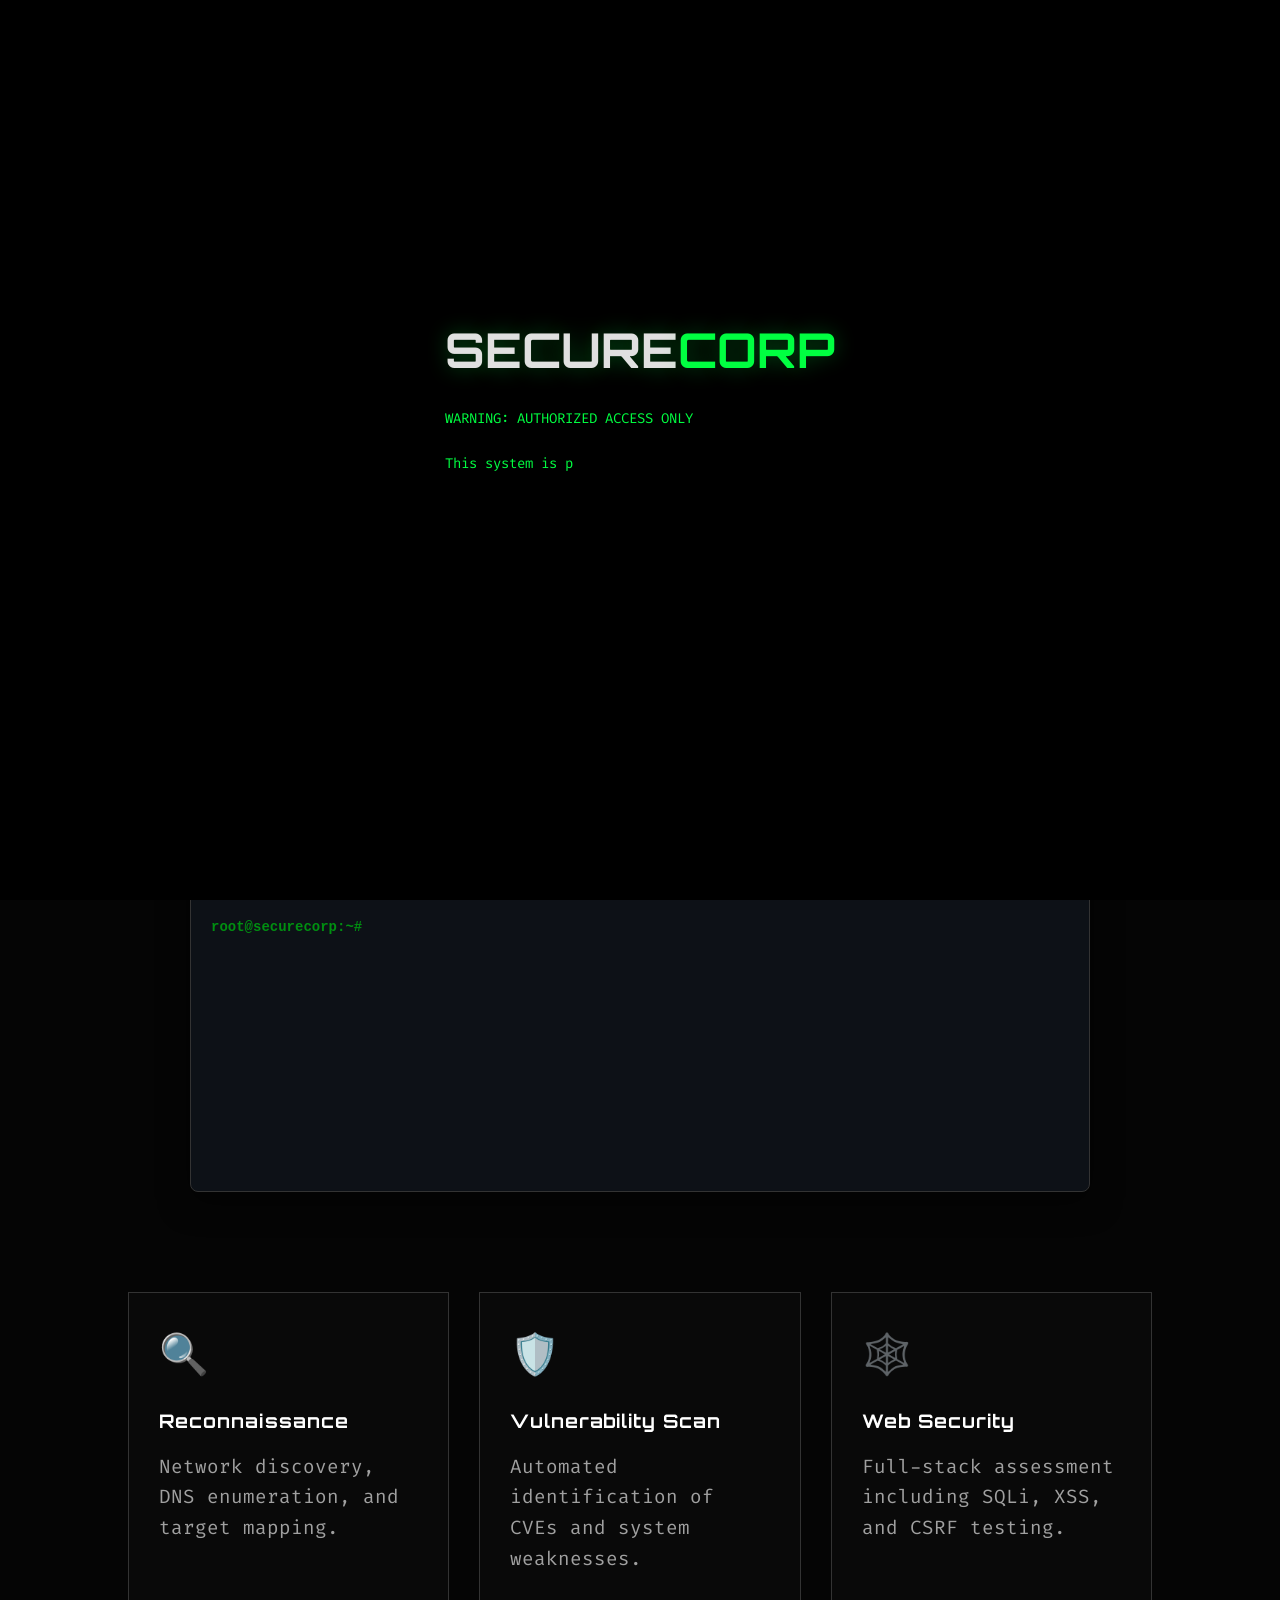
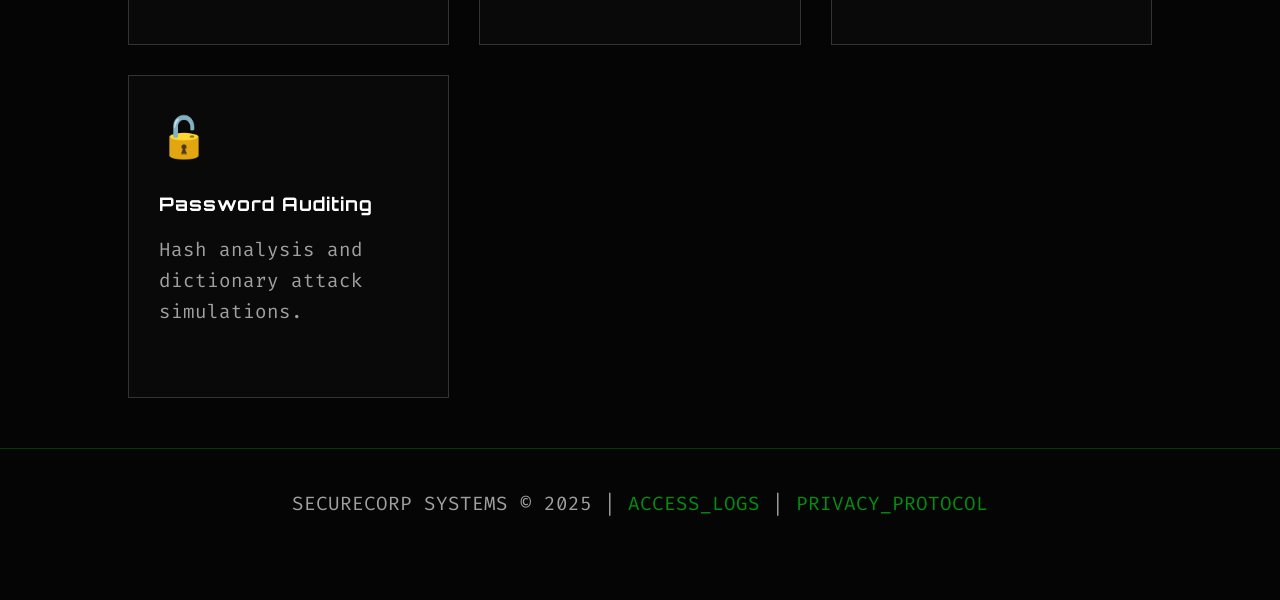
<file: index.html>
<!DOCTYPE html>
<html lang="en">

<head>
    <meta charset="UTF-8">
    <meta name="viewport" content="width=device-width, initial-scale=1.0">
    <title>SecureCorp | Defense Systems</title>
    <link rel="stylesheet" href="style.css?v=3">
    <link
        href="https://fonts.googleapis.com/css2?family=Fira+Code:wght@400;700&family=Orbitron:wght@400;700;900&display=swap"
        rel="stylesheet">
</head>

<body>
    <canvas id="matrixCanvas"></canvas>

    <!-- Splash Screen -->
    <div id="splash-screen">
        <div class="splash-content">
            <h1 class="logo-large">SECURE<span class="highlight">CORP</span></h1>
            <div id="disclaimer-text"></div>
            <button id="enterBtn" class="btn-hack hidden" onclick="enterSite()">ACCEPT & ENTER</button>
        </div>
    </div>

    <div class="overlay"></div>

    <header>
        <div class="logo">SECURE<span class="highlight">CORP</span></div>
        <nav>
            <a href="#hero">SYSTEM</a>
            <a href="#modules">MODULES</a>
            <a href="#terminal">TERMINAL</a>
            <a href="#" id="dbLink" class="locked" onclick="authCheck()">DATABASE 🔒</a>
        </nav>
    </header>

    <main>
        <!-- Auth Modal -->
        <div id="authModal" class="modal">
            <div class="modal-content">
                <span class="close" onclick="closeModal()">&times;</span>
                <h2><span class="highlight">AUTHORIZED PERSONNEL ONLY</span></h2>
                <p>Enter credentials to access the vulnerability database.</p>
                <form id="loginForm">
                    <input type="text" id="username" placeholder="Agent ID" required>
                    <input type="password" id="password" placeholder="Access Code" required>
                    <button type="submit" class="btn-hack">AUTHENTICATE</button>
                    <p id="loginMsg" class="error"></p>
                    <p style="margin-top: 15px; font-size: 12px; color: #888;">
                        New Agent? <a href="#" onclick="showSignUp()" style="color: var(--primary-color);">Request
                            Clearance (Sign Up)</a>
                    </p>
                </form>
            </div>
        </div>

        <!-- Sign Up Modal -->
        <div id="signUpModal" class="modal">
            <div class="modal-content">
                <span class="close" onclick="closeSignUp()">&times;</span>
                <h2><span class="highlight">NEW AGENT REGISTRATION</span></h2>
                <p>Create a secure profile for assessment access.</p>
                <form id="signUpForm">
                    <input type="text" id="newUsername" placeholder="New Agent ID" required>
                    <input type="password" id="newPassword" placeholder="Set Access Code" required>
                    <button type="submit" class="btn-hack">REGISTER AGENT</button>
                    <p id="signUpMsg" class="error"></p>
                </form>
            </div>
        </div>

        <!-- Privacy Protocol Modal Removed -->


        <section id="hero" class="hero">
            <div class="hero-content">
                <div class="status-badge">
                    <span class="blink">●</span> SYSTEM STATUS: ONLINE
                </div>
                <h1 class="glitch" data-text="ADVANCED SECURITY PROTOCOLS">ADVANCED SECURITY PROTOCOLS</h1>
                <p>Comprehensive vulnerability assessment and penetration testing framework for enterprise
                    infrastructure.</p>
                <div class="cta-group">
                    <a href="#new-scan" onclick="showSection('scanInput')" class="btn-hack">START_NEW_SCAN</a>
                    <a href="#modules" onclick="showSection('modules')" class="btn-outline">VIEW_MODULES</a>
                </div>
            </div>
        </section>

        <!-- New Scan Input Section -->
        <section id="scanInput" class="container hidden">
            <h2>// INITIATE NEW ASSESSMENT</h2>
            <div class="form-box">
                <form id="scanForm">
                    <div class="input-group">
                        <label>TARGET SYSTEM (IP/DOMAIN)</label>
                        <input type="text" id="targetInput" placeholder="e.g. 192.168.1.1 or example.com" required>
                    </div>
                    <div class="input-group">
                        <label>ASSESSMENT TYPE</label>
                        <select id="scanType">
                            <option value="Reconnaissance">Reconnaissance (Passive)</option>
                            <option value="VulnScan">Vulnerability Scan (Active)</option>
                            <option value="FullPenTest">Full Penetration Test</option>
                        </select>
                    </div>
                    <div class="input-group">
                        <label>PRIORITY LEVEL</label>
                        <select id="scanPriority">
                            <option value="Low">Low (Stealth)</option>
                            <option value="High">High (Aggressive)</option>
                            <option value="Critical">Critical (Immediate)</option>
                        </select>
                    </div>

                    <div class="input-group">
                        <label>MANUAL TESTING MODULES</label>
                        <div class="checkbox-grid">
                            <label><input type="checkbox" name="modules" value="Port Scan"> Port Scan</label>
                            <label><input type="checkbox" name="modules" value="DNS Enum"> DNS Enum</label>
                            <label><input type="checkbox" name="modules" value="SQL Injection"> SQL Injection</label>
                            <label><input type="checkbox" name="modules" value="XSS Audit"> XSS Audit</label>
                            <label><input type="checkbox" name="modules" value="Brute Force"> Brute Force</label>
                            <label><input type="checkbox" name="modules" value="Malware Analysis"> Malware
                                Analysis</label>
                        </div>
                    </div>

                    <button type="submit" class="btn-hack">RUN_ANALYSIS & SAVE</button>
                </form>
            </div>
        </section>

        <!-- Secure Database Section (Hidden until Auth) -->
        <section id="database" class="container hidden">
            <div class="db-header">
                <h2>// VULNERABILITY DATABASE_</h2>
                <button onclick="logout()" class="btn-outline red-border">LOGOUT</button>
            </div>

            <div class="terminal-window db-window">
                <table id="dbTable">
                    <thead>
                        <tr>
                            <th>ID</th>
                            <th>TIMESTAMP</th>
                            <th>TARGET</th>
                            <th>TYPE</th>
                            <th>STATUS</th>
                            <th>REPORT</th>
                        </tr>
                    </thead>
                    <tbody id="dbBody">
                        <!-- JS renders rows here -->
                    </tbody>
                </table>
            </div>
        </section>

        <section id="terminal" class="terminal-section">
            <div class="terminal-window">
                <div class="terminal-header">
                    <div class="dots">
                        <span class="dot red"></span>
                        <span class="dot yellow"></span>
                        <span class="dot green"></span>
                    </div>
                    <span class="title">root@securecorp:~</span>
                </div>
                <div class="terminal-body" id="terminalOutput">
                    <!-- JS will populate this -->
                    <div class="terminal-input-line">
                        <span class="prompt">root@securecorp:~#</span>
                        <input type="text" id="terminalInput" autocomplete="off" spellcheck="false">
                    </div>
                </div>
            </div>
        </section>

        <section id="modules" class="modules-grid">
            <div class="card" onclick="showModuleDetails('recon')">
                <div class="icon">🔍</div>
                <h3>Reconnaissance</h3>
                <p>Network discovery, DNS enumeration, and target mapping.</p>
            </div>
            <div class="card" onclick="showModuleDetails('vuln')">
                <div class="icon">🛡️</div>
                <h3>Vulnerability Scan</h3>
                <p>Automated identification of CVEs and system weaknesses.</p>
            </div>
            <div class="card" onclick="showModuleDetails('web')">
                <div class="icon">🕸️</div>
                <h3>Web Security</h3>
                <p>Full-stack assessment including SQLi, XSS, and CSRF testing.</p>
            </div>
            <div class="card" onclick="showModuleDetails('auth')">
                <div class="icon">🔓</div>
                <h3>Password Auditing</h3>
                <p>Hash analysis and dictionary attack simulations.</p>
            </div>
        </section>

        <!-- Dynamic Module Details Section -->
        <section id="moduleDetails" class="container hidden">
            <h2 id="modTitle">// MODULE_DETAILS</h2>
            <div class="form-box"
                style="max-width: 800px; display: grid; grid-template-columns: 1fr 2fr; gap: 20px; align-items: start;">

                <!-- Pictorial / ASCII View -->
                <div class="ascii-art-container">
                    <pre id="modAscii"
                        style="font-size: 10px; line-height: 10px; color: var(--primary-color); text-shadow: 0 0 5px var(--primary-color);">
<!-- JS Injects ASCII Here -->
                    </pre>
                </div>

                <!-- Details & Animation -->
                <div class="mod-content">
                    <h3 id="modName"
                        style="color: #fff; margin-bottom: 15px; border-bottom: 1px solid #333; padding-bottom: 5px;">
                    </h3>

                    <div id="modPoints"
                        style="margin-bottom: 20px; font-family: 'Fira Code', monospace; color: #a0a0a0;">
                        <!-- JS Types List Here -->
                    </div>

                    <div style="margin-top: 20px;">
                        <button id="fetchBtn" class="btn-hack" onclick="fetchModuleArgs()">⬇ DOWNLOAD_SPECS</button>
                    </div>
                </div>
            </div>
            <div style="text-align: center; margin-top: 20px;">
                <button class="btn-outline red-border"
                    onclick="document.getElementById('moduleDetails').classList.add('hidden')">CLOSE_DETAILS</button>
            </div>
        </section>
        <section id="privacy" class="container hidden">
            <h2>// PRIVACY_PROTOCOL</h2>
            <div class="form-box" style="text-align: left;">
                <h3
                    style="color: var(--primary-color); border-bottom: 1px solid #333; padding-bottom: 10px; margin-bottom: 20px;">
                    SECURE DATA HANDLING</h3>

                <div style="margin-bottom: 15px;">
                    <strong style="color: #fff;">1. DATA ENCRYPTION</strong>
                    <p style="color: #8b949e; margin-top: 5px;">All user data and scan results are encrypted using
                        AES-256 standards before local storage. No data is transmitted to external servers without
                        explicit user command.</p>
                </div>

                <div style="margin-bottom: 15px;">
                    <strong style="color: #fff;">2. NO-LOG POLICY</strong>
                    <p style="color: #8b949e; margin-top: 5px;">SecureCorp does not maintain persistent logs of user
                        activity beyond the active session. Terminal history is cleared upon page reload.</p>
                </div>

                <div style="margin-bottom: 15px;">
                    <strong style="color: #fff;">3. ETHICAL USE</strong>
                    <p style="color: #8b949e; margin-top: 5px;">This tool is provided for educational and authorized
                        security assessment purposes only. The user assumes full responsibility for any actions taken
                        against target systems.</p>
                </div>

                <div>
                    <strong style="color: #fff;">4. SYSTEM INTEGRITY</strong>
                    <p style="color: #8b949e; margin-top: 5px;">Cookies are used solely for session management and
                        "visited" state tracking to enhance user experience.</p>
                </div>

                <div style="text-align: center; margin-top: 30px;">
                    <button class="btn-hack red-border"
                        onclick="this.parentElement.parentElement.parentElement.classList.add('hidden')">CLOSE_PROTOCOL</button>
                </div>
            </div>
        </section>

        <!-- Access Logs Section -->
        <section id="accessLogs" class="container hidden">
            <h2>// SYSTEM_ACCESS_LOGS</h2>
            <div class="terminal-window" style="max-width: 800px; margin: 0 auto; height: 300px; overflow-y: auto;">
                <div class="terminal-body" id="accessLogsBody"
                    style="font-family: 'Fira Code', monospace; color: #0f0;">
                    <!-- Logs injected via JS -->
                </div>
                <div style="text-align: center; margin-top: 20px; border-top: 1px solid #333; padding-top: 10px;">
                    <button class="btn-hack red-border"
                        onclick="document.getElementById('accessLogs').classList.add('hidden')">CLOSE_LOGS</button>
                </div>
            </div>
        </section>
    </main>

    <footer>
        <p>SECURECORP SYSTEMS © 2025 | <a href="#accessLogs"
                onclick="showSection('accessLogs'); renderAccessLogs();">ACCESS_LOGS</a> | <a href="#privacy"
                onclick="showSection('privacy')">PRIVACY_PROTOCOL</a></p>
    </footer>


    <script src="database.js?v=7"></script>
    <script src="core.js?v=34"></script>
</body>

</html>
</file>
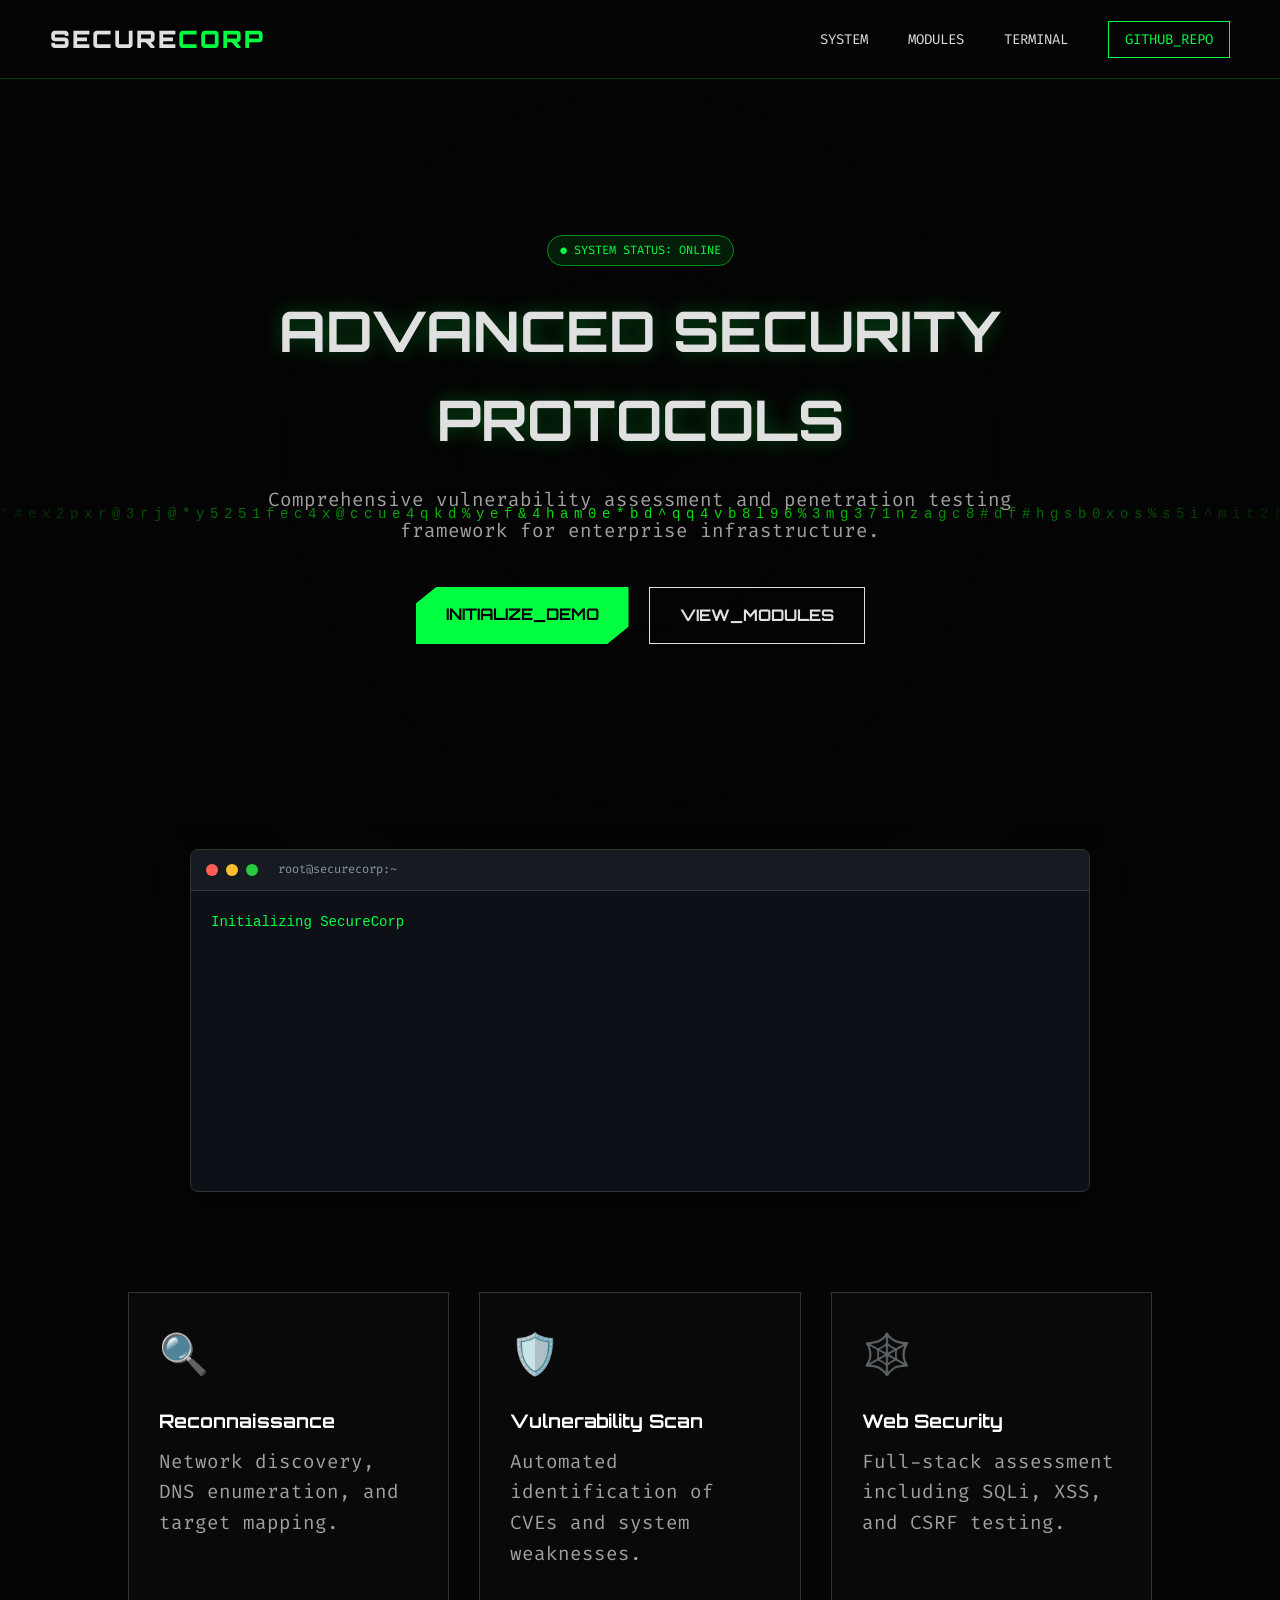
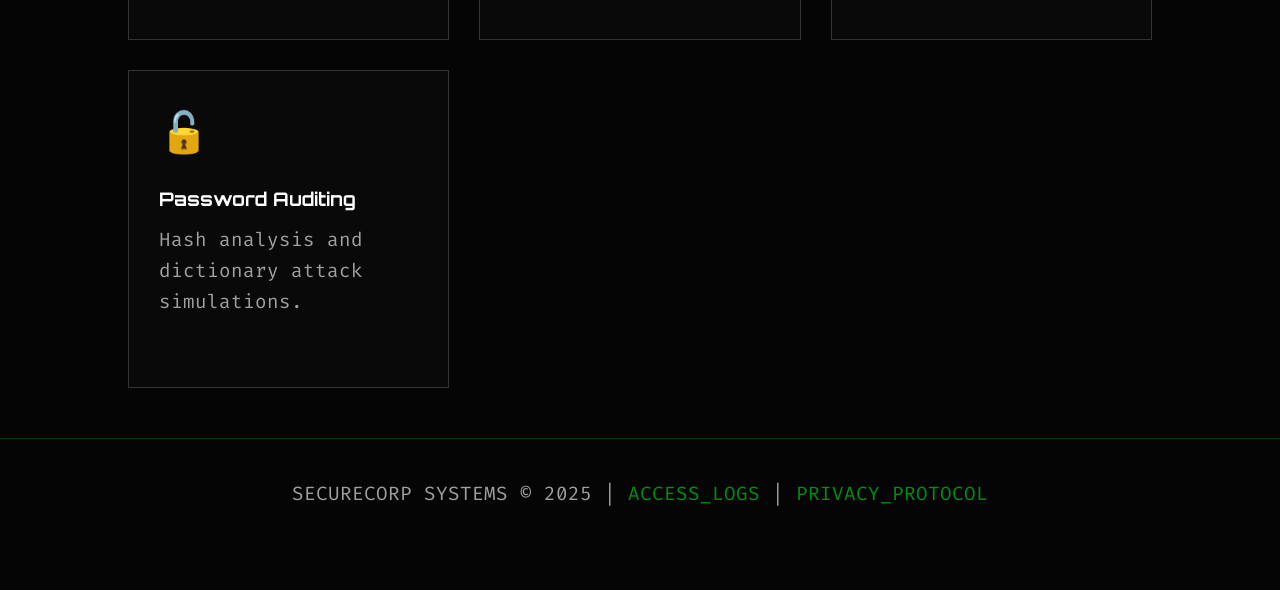
<file: website/index.html>
<!DOCTYPE html>
<html lang="en">
<head>
    <meta charset="UTF-8">
    <meta name="viewport" content="width=device-width, initial-scale=1.0">
    <title>SecureCorp | Defense Systems</title>
    <link rel="stylesheet" href="style.css">
    <link href="https://fonts.googleapis.com/css2?family=Fira+Code:wght@400;700&family=Orbitron:wght@400;700;900&display=swap" rel="stylesheet">
</head>
<body>
    <canvas id="matrixCanvas"></canvas>
    
    <div class="overlay"></div>

    <header>
        <div class="logo">SECURE<span class="highlight">CORP</span></div>
        <nav>
            <a href="#overview">SYSTEM</a>
            <a href="#modules">MODULES</a>
            <a href="#terminal">TERMINAL</a>
            <a href="https://github.com/Soumya-420/SecureCorp-Security-Assessment" target="_blank" class="btn-primary">GITHUB_REPO</a>
        </nav>
    </header>

    <main>
        <section class="hero">
            <div class="hero-content">
                <div class="status-badge">
                    <span class="blink">●</span> SYSTEM STATUS: ONLINE
                </div>
                <h1 class="glitch" data-text="ADVANCED SECURITY PROTOCOLS">ADVANCED SECURITY PROTOCOLS</h1>
                <p>Comprehensive vulnerability assessment and penetration testing framework for enterprise infrastructure.</p>
                <div class="cta-group">
                    <a href="#terminal" class="btn-hack">INITIALIZE_DEMO</a>
                    <a href="#modules" class="btn-outline">VIEW_MODULES</a>
                </div>
            </div>
        </section>

        <section id="terminal" class="terminal-section">
            <div class="terminal-window">
                <div class="terminal-header">
                    <div class="dots">
                        <span class="dot red"></span>
                        <span class="dot yellow"></span>
                        <span class="dot green"></span>
                    </div>
                    <span class="title">root@securecorp:~</span>
                </div>
                <div class="terminal-body" id="terminalOutput">
                    <!-- JS will populate this -->
                </div>
            </div>
        </section>

        <section id="modules" class="modules-grid">
            <div class="card">
                <div class="icon">🔍</div>
                <h3>Reconnaissance</h3>
                <p>Network discovery, DNS enumeration, and target mapping.</p>
            </div>
            <div class="card">
                <div class="icon">🛡️</div>
                <h3>Vulnerability Scan</h3>
                <p>Automated identification of CVEs and system weaknesses.</p>
            </div>
            <div class="card">
                <div class="icon">🕸️</div>
                <h3>Web Security</h3>
                <p>Full-stack assessment including SQLi, XSS, and CSRF testing.</p>
            </div>
            <div class="card">
                <div class="icon">🔓</div>
                <h3>Password Auditing</h3>
                <p>Hash analysis and dictionary attack simulations.</p>
            </div>
        </section>
    </main>

    <footer>
        <p>SECURECORP SYSTEMS © 2025 | <a href="#">ACCESS_LOGS</a> | <a href="#">PRIVACY_PROTOCOL</a></p>
    </footer>

    <script src="script.js"></script>
</body>
</html>
</file>
<file: style.css>
:root {
    --bg-color: #050505;
    --text-color: #e0e0e0;
    --primary-color: #00ff41;
    /* Hacker Green */
    --secondary-color: #008F11;
    --accent-color: #003b00;
    --dark-overlay: rgba(0, 0, 0, 0.85);
    --font-mono: 'Fira Code', monospace;
    --font-display: 'Orbitron', sans-serif;
}

html {
    scroll-behavior: smooth;
}

* {
    margin: 0;
    padding: 0;
    box-sizing: border-box;
}

body {
    background-color: var(--bg-color);
    color: var(--text-color);
    font-family: var(--font-mono);
    overflow-x: hidden;
    line-height: 1.6;
}

/* Matrix Background */
#matrixCanvas {
    position: fixed;
    top: 0;
    left: 0;
    width: 100%;
    height: 100%;
    z-index: -1;
}

.overlay {
    position: fixed;
    top: 0;
    left: 0;
    width: 100%;
    height: 100%;
    background: radial-gradient(circle at center, transparent 0%, var(--bg-color) 90%);
    z-index: -1;
    pointer-events: none;
}

/* Header */
header {
    display: flex;
    justify-content: space-between;
    align-items: center;
    padding: 20px 50px;
    border-bottom: 1px solid var(--accent-color);
    background: rgba(5, 5, 5, 0.9);
    position: sticky;
    top: 0;
    z-index: 100;
    backdrop-filter: blur(5px);
}

.logo {
    font-family: var(--font-display);
    font-size: 24px;
    font-weight: 900;
    letter-spacing: 2px;
}

.highlight {
    color: var(--primary-color);
}

nav a {
    color: var(--text-color);
    text-decoration: none;
    margin-left: 30px;
    font-size: 14px;
    transition: color 0.3s;
    text-transform: uppercase;
}

nav a:hover {
    color: var(--primary-color);
    text-shadow: 0 0 10px var(--primary-color);
}

.btn-primary {
    border: 1px solid var(--primary-color);
    padding: 8px 16px;
    color: var(--primary-color) !important;
}

.btn-primary:hover {
    background: var(--primary-color);
    color: #000 !important;
    text-shadow: none;
}

/* Hero Section */
.hero {
    height: 80vh;
    display: flex;
    justify-content: center;
    align-items: center;
    text-align: center;
    padding: 20px;
}

.hero-content {
    max-width: 800px;
}

.status-badge {
    display: inline-block;
    border: 1px solid var(--secondary-color);
    padding: 5px 12px;
    border-radius: 20px;
    font-size: 12px;
    margin-bottom: 20px;
    background: rgba(0, 255, 65, 0.1);
    color: var(--primary-color);
}

.blink {
    animation: blink 1s infinite;
}

h1 {
    font-family: var(--font-display);
    font-size: 3.5rem;
    margin-bottom: 20px;
    text-shadow: 0 0 20px rgba(0, 255, 65, 0.3);
}

p {
    font-size: 1.2rem;
    color: #a0a0a0;
    margin-bottom: 40px;
}

/* Buttons */
.cta-group {
    display: flex;
    justify-content: center;
    gap: 20px;
}

.btn-hack {
    background: var(--primary-color);
    color: #000;
    padding: 15px 30px;
    text-decoration: none;
    font-weight: bold;
    font-family: var(--font-display);
    clip-path: polygon(10% 0, 100% 0, 100% 70%, 90% 100%, 0 100%, 0 30%);
    transition: all 0.3s;
}

.btn-hack:hover {
    transform: translateY(-2px);
    box-shadow: 0 0 20px var(--primary-color);
}

.btn-outline {
    border: 1px solid var(--text-color);
    color: var(--text-color);
    padding: 15px 30px;
    text-decoration: none;
    font-weight: bold;
    font-family: var(--font-display);
    transition: all 0.3s;
}

.btn-outline:hover {
    border-color: var(--primary-color);
    color: var(--primary-color);
}

/* Terminal Section */
.terminal-section {
    padding: 50px;
    display: flex;
    justify-content: center;
}

.terminal-window {
    width: 100%;
    max-width: 900px;
    background-color: #0d1117;
    border-radius: 8px;
    box-shadow: 0 10px 30px rgba(0, 0, 0, 0.5);
    border: 1px solid #333;
    overflow: hidden;
}

.terminal-header {
    background-color: #161b22;
    padding: 10px 15px;
    display: flex;
    align-items: center;
    border-bottom: 1px solid #333;
}

.dots {
    display: flex;
    gap: 8px;
}

.dot {
    width: 12px;
    height: 12px;
    border-radius: 50%;
}

.red {
    background: #ff5f56;
}

.yellow {
    background: #ffbd2e;
}

.green {
    background: #27c93f;
}

.title {
    margin-left: 20px;
    font-size: 12px;
    color: #8b949e;
}

.terminal-body {
    padding: 20px;
    height: 300px;
    overflow-y: auto;
    font-family: 'Consolas', monospace;
    color: var(--primary-color);
    font-size: 14px;
}

.terminal-input-line {
    display: flex;
    align-items: center;
    margin-top: 5px;
}

.prompt {
    color: var(--secondary-color);
    margin-right: 10px;
    font-weight: bold;
}

#terminalInput {
    background: transparent;
    border: none;
    color: var(--primary-color);
    font-family: 'Consolas', monospace;
    font-size: 14px;
    width: 100%;
    outline: none;
    box-shadow: none;
    padding: 0;
    margin: 0;
}

/* Modules Grid */
.modules-grid {
    display: grid;
    grid-template-columns: repeat(auto-fit, minmax(250px, 1fr));
    gap: 30px;
    padding: 50px 10%;
}

.card {
    background: rgba(10, 10, 10, 0.8);
    border: 1px solid #333;
    padding: 30px;
    transition: all 0.3s;
}

.card:hover {
    border-color: var(--primary-color);
    box-shadow: 0 0 15px rgba(0, 255, 65, 0.1);
    transform: translateY(-5px);
}

.icon {
    font-size: 40px;
    margin-bottom: 20px;
}

h3 {
    font-family: var(--font-display);
    margin-bottom: 15px;
    color: #fff;
    letter-spacing: 1px;
}

/* Footer */
footer {
    text-align: center;
    padding: 40px;
    border-top: 1px solid var(--accent-color);
    color: #666;
    font-size: 12px;
}

footer a {
    color: var(--secondary-color);
    text-decoration: none;
}

/* Forms and Modals */
.hidden {
    display: none;
}

.modal {
    display: none;
    position: fixed;
    z-index: 200;
    left: 0;
    top: 0;
    width: 100%;
    height: 100%;
    background-color: rgba(0, 0, 0, 0.9);
}

.modal-content {
    background-color: #0d1117;
    border: 1px solid var(--primary-color);
    margin: 15% auto;
    padding: 30px;
    border: 1px solid #888;
    width: 80%;
    max-width: 400px;
    text-align: center;
    box-shadow: 0 0 50px rgba(0, 255, 65, 0.2);
}

.close {
    color: #aaa;
    float: right;
    font-size: 28px;
    font-weight: bold;
    cursor: pointer;
}

.close:hover {
    color: #fff;
}

input,
select {
    width: 100%;
    padding: 12px;
    margin: 8px 0;
    display: inline-block;
    border: 1px solid #333;
    background: #050505;
    color: var(--primary-color);
    font-family: var(--font-mono);
}

input:focus,
select:focus {
    outline: none;
    border-color: var(--primary-color);
    box-shadow: 0 0 10px rgba(0, 255, 65, 0.2);
}

/* Database Table */
.db-window {
    width: 100%;
    max-width: 1000px;
    margin: 0 auto;
}

table {
    width: 100%;
    border-collapse: collapse;
    color: #e0e0e0;
}

th,
td {
    border-bottom: 1px solid #333;
    padding: 15px;
    text-align: left;
}

th {
    background-color: #161b22;
    color: var(--primary-color);
    font-family: var(--font-display);
}

tr:hover {
    background-color: rgba(0, 255, 65, 0.05);
}

.red-border {
    border-color: #ff5f56 !important;
    color: #ff5f56 !important;
}

.red-border:hover {
    background: #ff5f56;
    color: #000 !important;
}

.form-box {
    max-width: 600px;
    margin: 0 auto;
    background: rgba(10, 10, 10, 0.8);
    padding: 40px;
    border: 1px solid #333;
}

.input-group {
    margin-bottom: 20px;
    text-align: left;
}

.input-group label {
    display: block;
    margin-bottom: 5px;
    color: #8b949e;
    font-size: 12px;
}

/* Checkbox Grid */
.checkbox-grid {
    display: grid;
    grid-template-columns: repeat(auto-fill, minmax(140px, 1fr));
    gap: 10px;
    background: rgba(0, 0, 0, 0.3);
    padding: 10px;
    border: 1px solid #333;
}

.checkbox-grid label {
    display: flex;
    align-items: center;
    color: #e0e0e0;
    cursor: pointer;
    font-size: 13px;
    margin-bottom: 0 !important;
}

.checkbox-grid input {
    width: auto;
    margin-right: 8px;
    margin-top: 0;
    margin-bottom: 0;
}

/* Button variants */
.btn-small {
    padding: 5px 10px;
    font-size: 11px;
    background: transparent;
    border: 1px solid var(--primary-color);
    color: var(--primary-color);
    cursor: pointer;
    text-decoration: none;
    font-family: var(--font-display);
    text-transform: uppercase;
}

.btn-small:hover {
    background: var(--primary-color);
    color: #000;
}

/* Splash Screen */
#splash-screen {
    position: fixed;
    top: 0;
    left: 0;
    width: 100%;
    height: 100%;
    background-color: #000;
    z-index: 9999;
    display: flex;
    justify-content: center;
    align-items: center;
    transition: opacity 0.8s ease-out;
}

.splash-content {
    max-width: 600px;
    padding: 20px;
    text-align: left;
}

.logo-large {
    font-family: var(--font-display);
    font-size: 3rem;
    margin-bottom: 20px;
    text-align: center;
}

#disclaimer-text {
    font-family: var(--font-mono);
    color: var(--primary-color);
    font-size: 14px;
    line-height: 1.6;
    min-height: 150px;
    white-space: pre-wrap;
    margin-bottom: 30px;
}


/* Responsive Design */
@media (max-width: 768px) {
    header {
        flex-direction: column;
        padding: 15px;
    }

    .logo {
        margin-bottom: 15px;
    }

    nav {
        display: flex;
        flex-wrap: wrap;
        justify-content: center;
        gap: 15px;
    }

    nav a {
        margin: 0;
        font-size: 12px;
    }

    .hero h1 {
        font-size: 2rem;
    }

    .hero p {
        font-size: 1rem;
    }

    .cta-group {
        flex-direction: column;
        width: 100%;
    }

    .btn-hack,
    .btn-outline {
        width: 100%;
        text-align: center;
    }

    .modules-grid {
        padding: 30px 5%;
        gap: 20px;
    }

    .terminal-section {
        padding: 20px;
    }

    #splash-screen .logo-large {
        font-size: 2rem;
    }
}
</file>
<file: website/style.css>
:root {
    --bg-color: #050505;
    --text-color: #e0e0e0;
    --primary-color: #00ff41; /* Hacker Green */
    --secondary-color: #008F11;
    --accent-color: #003b00;
    --dark-overlay: rgba(0, 0, 0, 0.85);
    --font-mono: 'Fira Code', monospace;
    --font-display: 'Orbitron', sans-serif;
}

* {
    margin: 0;
    padding: 0;
    box-sizing: border-box;
}

body {
    background-color: var(--bg-color);
    color: var(--text-color);
    font-family: var(--font-mono);
    overflow-x: hidden;
    line-height: 1.6;
}

/* Matrix Background */
#matrixCanvas {
    position: fixed;
    top: 0;
    left: 0;
    width: 100%;
    height: 100%;
    z-index: -1;
}

.overlay {
    position: fixed;
    top: 0;
    left: 0;
    width: 100%;
    height: 100%;
    background: radial-gradient(circle at center, transparent 0%, var(--bg-color) 90%);
    z-index: -1;
    pointer-events: none;
}

/* Header */
header {
    display: flex;
    justify-content: space-between;
    align-items: center;
    padding: 20px 50px;
    border-bottom: 1px solid var(--accent-color);
    background: rgba(5, 5, 5, 0.9);
    position: sticky;
    top: 0;
    z-index: 100;
    backdrop-filter: blur(5px);
}

.logo {
    font-family: var(--font-display);
    font-size: 24px;
    font-weight: 900;
    letter-spacing: 2px;
}

.highlight {
    color: var(--primary-color);
}

nav a {
    color: var(--text-color);
    text-decoration: none;
    margin-left: 30px;
    font-size: 14px;
    transition: color 0.3s;
    text-transform: uppercase;
}

nav a:hover {
    color: var(--primary-color);
    text-shadow: 0 0 10px var(--primary-color);
}

.btn-primary {
    border: 1px solid var(--primary-color);
    padding: 8px 16px;
    color: var(--primary-color) !important;
}

.btn-primary:hover {
    background: var(--primary-color);
    color: #000 !important;
    text-shadow: none;
}

/* Hero Section */
.hero {
    height: 80vh;
    display: flex;
    justify-content: center;
    align-items: center;
    text-align: center;
    padding: 20px;
}

.hero-content {
    max-width: 800px;
}

.status-badge {
    display: inline-block;
    border: 1px solid var(--secondary-color);
    padding: 5px 12px;
    border-radius: 20px;
    font-size: 12px;
    margin-bottom: 20px;
    background: rgba(0, 255, 65, 0.1);
    color: var(--primary-color);
}

.blink {
    animation: blink 1s infinite;
}

h1 {
    font-family: var(--font-display);
    font-size: 3.5rem;
    margin-bottom: 20px;
    text-shadow: 0 0 20px rgba(0, 255, 65, 0.3);
}

p {
    font-size: 1.2rem;
    color: #a0a0a0;
    margin-bottom: 40px;
}

/* Buttons */
.cta-group {
    display: flex;
    justify-content: center;
    gap: 20px;
}

.btn-hack {
    background: var(--primary-color);
    color: #000;
    padding: 15px 30px;
    text-decoration: none;
    font-weight: bold;
    font-family: var(--font-display);
    clip-path: polygon(10% 0, 100% 0, 100% 70%, 90% 100%, 0 100%, 0 30%);
    transition: all 0.3s;
}

.btn-hack:hover {
    transform: translateY(-2px);
    box-shadow: 0 0 20px var(--primary-color);
}

.btn-outline {
    border: 1px solid var(--text-color);
    color: var(--text-color);
    padding: 15px 30px;
    text-decoration: none;
    font-weight: bold;
    font-family: var(--font-display);
    transition: all 0.3s;
}

.btn-outline:hover {
    border-color: var(--primary-color);
    color: var(--primary-color);
}

/* Terminal Section */
.terminal-section {
    padding: 50px;
    display: flex;
    justify-content: center;
}

.terminal-window {
    width: 100%;
    max-width: 900px;
    background-color: #0d1117;
    border-radius: 8px;
    box-shadow: 0 10px 30px rgba(0,0,0,0.5);
    border: 1px solid #333;
    overflow: hidden;
}

.terminal-header {
    background-color: #161b22;
    padding: 10px 15px;
    display: flex;
    align-items: center;
    border-bottom: 1px solid #333;
}

.dots {
    display: flex;
    gap: 8px;
}

.dot {
    width: 12px;
    height: 12px;
    border-radius: 50%;
}

.red { background: #ff5f56; }
.yellow { background: #ffbd2e; }
.green { background: #27c93f; }

.title {
    margin-left: 20px;
    font-size: 12px;
    color: #8b949e;
}

.terminal-body {
    padding: 20px;
    height: 300px;
    overflow-y: auto;
    font-family: 'Consolas', monospace;
    color: var(--primary-color);
    font-size: 14px;
}

/* Modules Grid */
.modules-grid {
    display: grid;
    grid-template-columns: repeat(auto-fit, minmax(250px, 1fr));
    gap: 30px;
    padding: 50px 10%;
}

.card {
    background: rgba(10, 10, 10, 0.8);
    border: 1px solid #333;
    padding: 30px;
    transition: all 0.3s;
}

.card:hover {
    border-color: var(--primary-color);
    box-shadow: 0 0 15px rgba(0, 255, 65, 0.1);
    transform: translateY(-5px);
}

.icon {
    font-size: 40px;
    margin-bottom: 20px;
}

h3 {
    font-family: var(--font-display);
    margin-bottom: 10px;
    color: #fff;
}

/* Footer */
footer {
    text-align: center;
    padding: 40px;
    border-top: 1px solid var(--accent-color);
    color: #666;
    font-size: 12px;
}

footer a {
    color: var(--secondary-color);
    text-decoration: none;
}

@keyframes blink {
    0%, 100% { opacity: 1; }
    50% { opacity: 0; }
}
</file>
